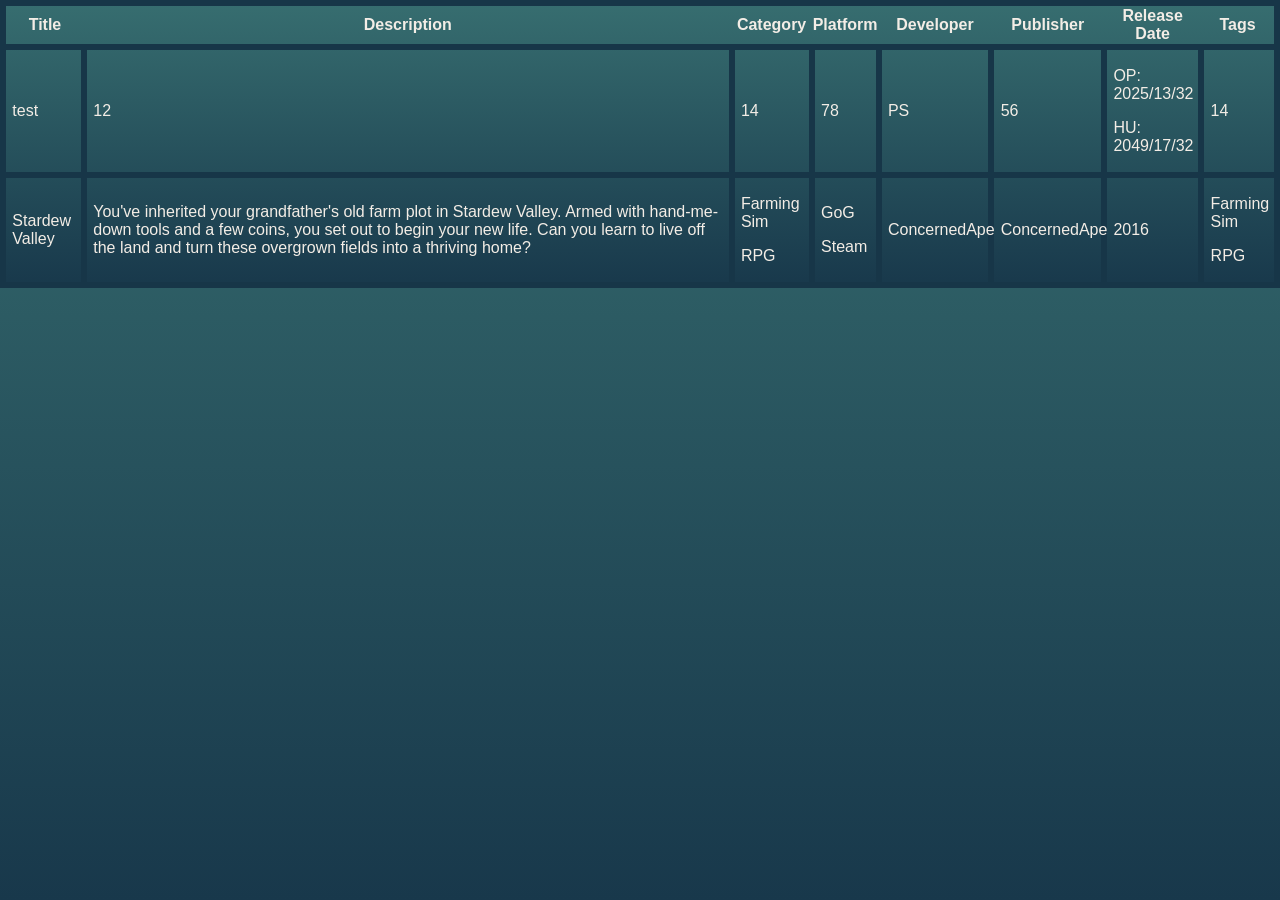
<file: Catalog (WIP)/catalog.html>
<!DOCTYPE html>
<hmtl lang="en">
    <head>
        <title>Catalog</title>
        <script type="module" src="./catalogBuilder.js"></script>
        <link rel="stylesheet" href="catalog.css">
    </head>
    <body>
        <div id="catalog">
            
        </div>
    </body>
</hmtl>
</file>
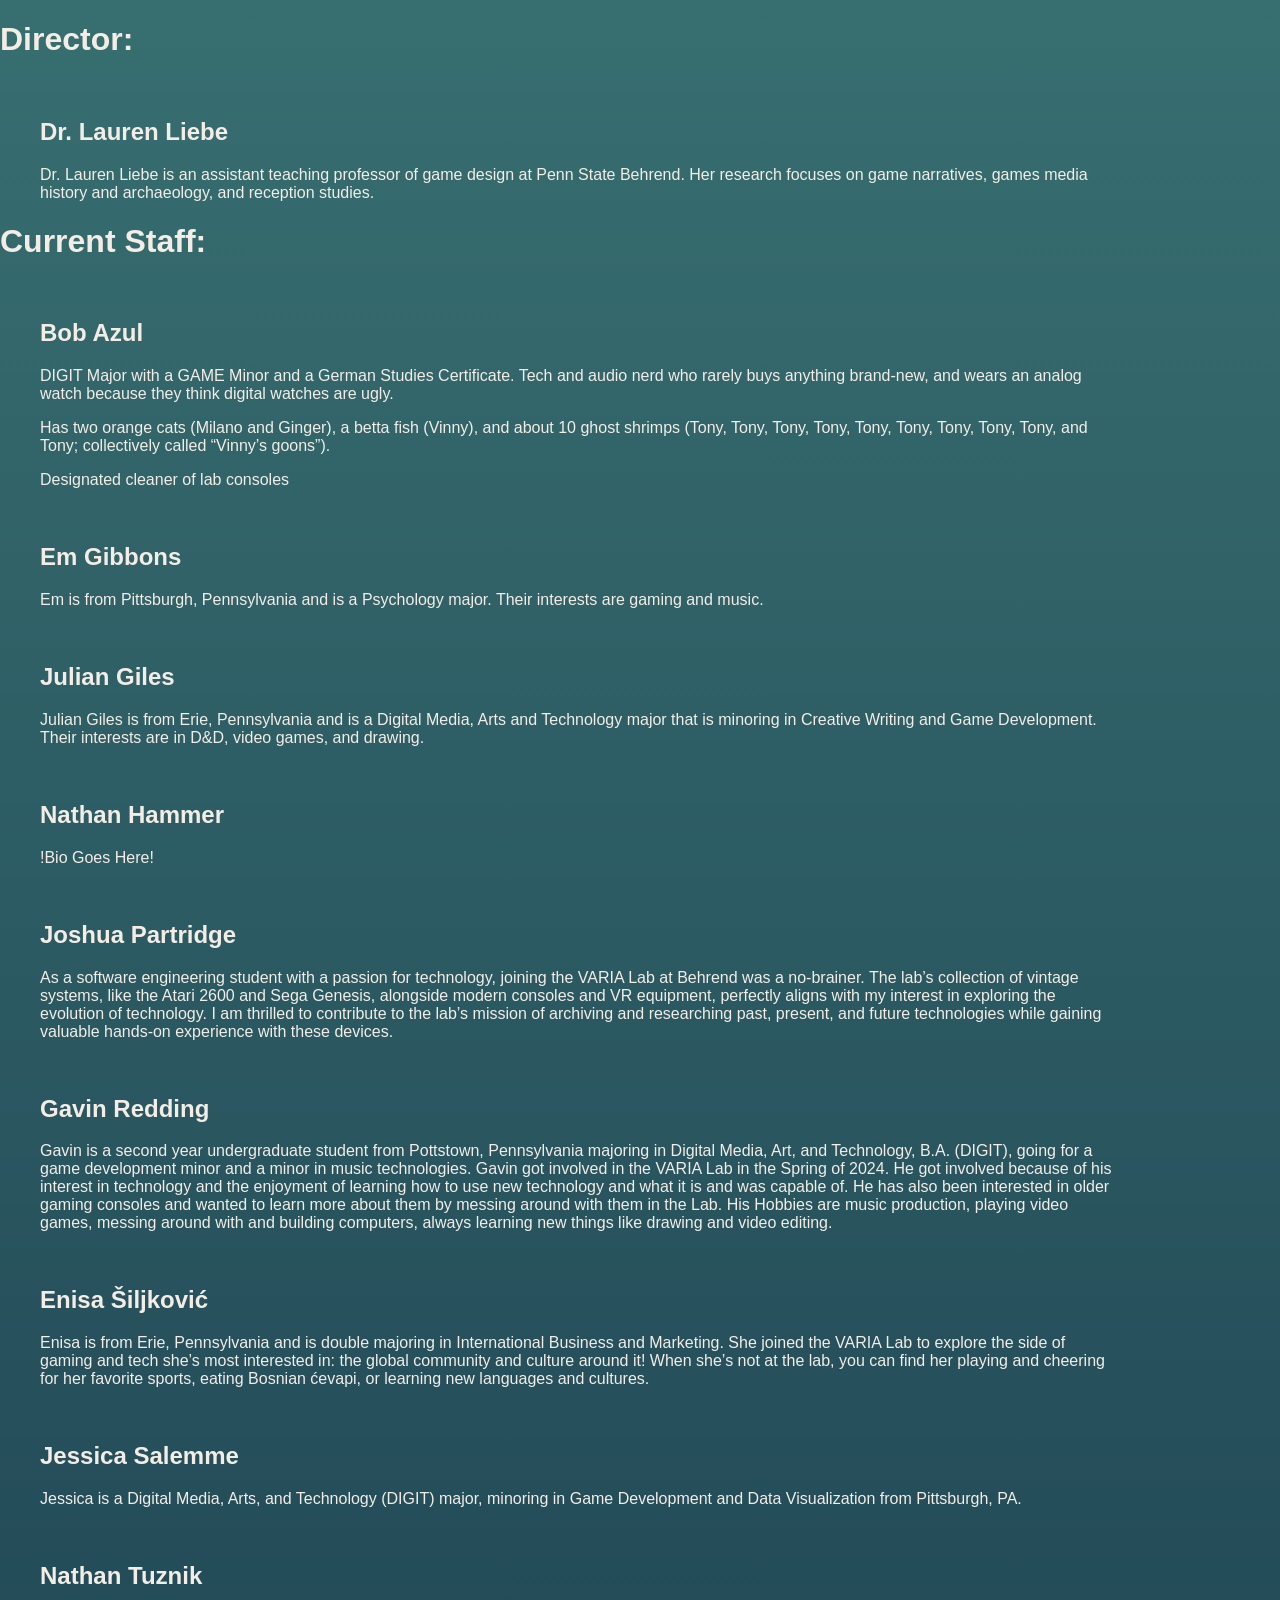
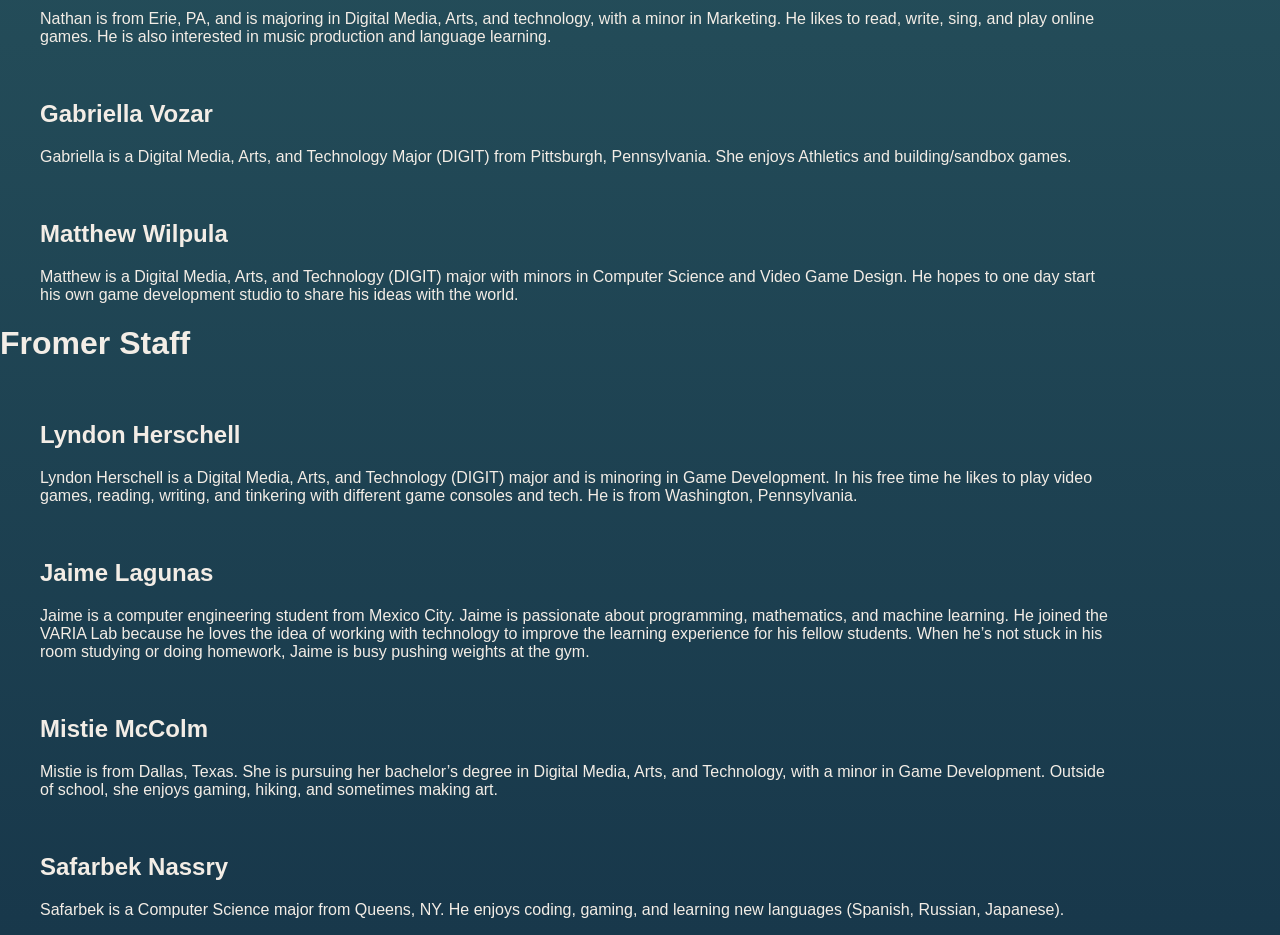
<file: Catalog (WIP)/staff.html>
<!DOCTYPE html>
<hmtl lang="en">
    <head>
        <title>Our Staff | Varia Lab</title>
        <link rel="stylesheet" href="staff.css"/>
    </head>
    <body>
        <div class="director">
            <h1>Director:</h1>
            <figure class="staff">
                <img>
                <figcaption>
                    <h2>Dr. Lauren Liebe</h2>
                    <p>Dr. Lauren Liebe is an assistant teaching professor
                     of game design at Penn State Behrend. Her research focuses on game narratives, 
                    games media history and archaeology, and reception studies.</p>
                </figcaption>
            </figure>
        </div>
        <div class="currentStaff">
            <h1>Current Staff:</h1>
            <figure class="staff">
                <img>
                <figcaption>
                    <h2>Bob Azul</h2>
                    <p>DIGIT Major with a GAME Minor and a German Studies Certificate. Tech and audio nerd who rarely buys anything brand-new, and wears an analog watch because they think digital watches are ugly.</p>
                    <p>Has two orange cats (Milano and Ginger), a betta fish (Vinny), and about 10 ghost shrimps (Tony, Tony, Tony, Tony, Tony, Tony, Tony, Tony, Tony, and Tony; collectively called “Vinny’s goons”).</p>
                    <p>Designated cleaner of lab consoles</p>
                </figcaption>
            </figure>
            <figure class="staff">
                <img>
                <figcaption>
                    <h2>Em Gibbons</h2>
                    <p>Em is from Pittsburgh, Pennsylvania and is a Psychology major. Their interests are gaming and music.</p>
                </figcaption>
            </figure>
            <figure class="staff">
                <img>
                <figcaption>
                    <h2>Julian Giles</h2>
                    <p>Julian Giles is from Erie, Pennsylvania and is a Digital Media, Arts and Technology major that is minoring in Creative Writing and Game Development. Their interests are in D&D, video games, and drawing.</p>
                </figcaption>
            </figure>
            <figure class="staff">
                <img>
                <figcaption>
                    <h2>Nathan Hammer</h2>
                    <p>!Bio Goes Here!</p>
                </figcaption>
            </figure>
            <figure class="staff">
                <img>
                <figcaption>
                    <h2>Joshua Partridge</h2>
                    <p>As a  software engineering student with a passion for technology, joining the VARIA Lab at Behrend was a no-brainer. The lab’s collection of vintage systems, like the Atari 2600 and Sega Genesis, alongside modern consoles and VR equipment, perfectly aligns with my interest in exploring the evolution of technology. I am thrilled to contribute to the lab’s mission of archiving and researching past, present, and future technologies while gaining valuable hands-on experience with these devices.</p>
                </figcaption>
            </figure>
            <figure class="staff">
                <img>
                <figcaption>
                    <h2>Gavin Redding</h2>
                    <p>Gavin is a second year undergraduate student from Pottstown, Pennsylvania majoring in Digital Media, Art, and Technology, B.A. (DIGIT), going for a game development minor and a minor in music technologies. Gavin got involved in the VARIA Lab in the Spring of 2024. He got involved because of his interest in technology and the enjoyment of learning how to use new technology and what it is and was capable of. He has also been interested in older gaming consoles and wanted to learn more about them by messing around with them in the Lab. His Hobbies are music production, playing video games, messing around with and building computers, always learning new things like drawing and video editing.</p>
                </figcaption>
            </figure>
            <figure class="staff">
                <img>
                <figcaption>
                    <h2>Enisa Šiljković</h2>
                    <p>Enisa is from Erie, Pennsylvania and is double majoring in International Business and Marketing. She joined the VARIA Lab to explore the side of gaming and tech she’s most interested in: the global community and culture around it! When she’s not at the lab, you can find her playing and cheering for her favorite sports, eating Bosnian ćevapi, or learning new languages and cultures.</p>
                </figcaption>
            </figure>
            <figure class="staff">
                <img>
                <figcaption>
                    <h2>Jessica Salemme</h2>
                    <p>Jessica is a Digital Media, Arts, and Technology (DIGIT) major, minoring in Game Development and Data Visualization from Pittsburgh, PA.</p>
                </figcaption>
            </figure>
            <figure class="staff">
                <img>
                <figcaption>
                    <h2>Nathan Tuznik</h2>
                    <p>Nathan is from Erie, PA, and is majoring in Digital Media, Arts, and technology, with a minor in Marketing. He likes to read, write, sing, and play online games. He is also interested in music production and language learning.</p>
                </figcaption>
            </figure>
            <figure class="staff">
                <img>
                <figcaption>
                    <h2>Gabriella Vozar</h2>
                    <p>Gabriella is a Digital Media, Arts, and Technology Major (DIGIT) from Pittsburgh, Pennsylvania. She enjoys Athletics and building/sandbox games.</p>
                </figcaption>
            </figure>
            <figure class="staff">
                <img>
                <figcaption>
                    <h2>Matthew Wilpula</h2>
                    <p>Matthew is a Digital Media, Arts, and Technology (DIGIT) major with minors in Computer Science and Video Game Design. He hopes to one day start his own game development studio to share his ideas with the world.</p>
                </figcaption>
            </figure>
        </div>
        <div class="formerStaff">
            <h1>Fromer Staff</h1>
            <figure class="staff">
                <img>
                <figcaption>
                    <h2>Lyndon Herschell</h2>
                    <p>Lyndon Herschell is a Digital Media, Arts, and Technology (DIGIT) major and is minoring in Game Development. In his free time he likes to play video games, reading, writing, and tinkering with different game consoles and tech. He is from Washington, Pennsylvania.</p>
                </figcaption>
            </figure>
            <figure class="staff">
                <img>
                <figcaption>
                    <h2>Jaime Lagunas</h2>
                    <p>Jaime is a computer engineering student from Mexico City. Jaime is passionate about programming, mathematics, and machine learning. He joined the VARIA Lab because he loves the idea of working with technology to improve the learning experience for his fellow students. When he’s not stuck in his room studying or doing homework, Jaime is busy pushing weights at the gym.</p>
                </figcaption>
            </figure>
            <figure class="staff">
                <img>
                <figcaption>
                    <h2>Mistie McColm</h2>
                    <p>Mistie is from Dallas, Texas. She is pursuing her bachelor’s degree in Digital Media, Arts, and Technology, with a minor in Game Development. Outside of school, she enjoys gaming, hiking, and sometimes making art.</p>
                </figcaption>
            </figure>
            <figure class="staff">
                <img>
                <figcaption>
                    <h2>Safarbek Nassry</h2>
                    <p>Safarbek is a Computer Science major from Queens, NY. He enjoys coding, gaming, and learning new languages (Spanish, Russian, Japanese).</p>
                </figcaption>
            </figure>
        </div>
    </body>
</hmtl>
<!--
<figure class="staff">
                <img>
                <figcaption>
                    <h2></h2>
                    <p></p>
                </figcaption>
            </figure>
-->
</file>
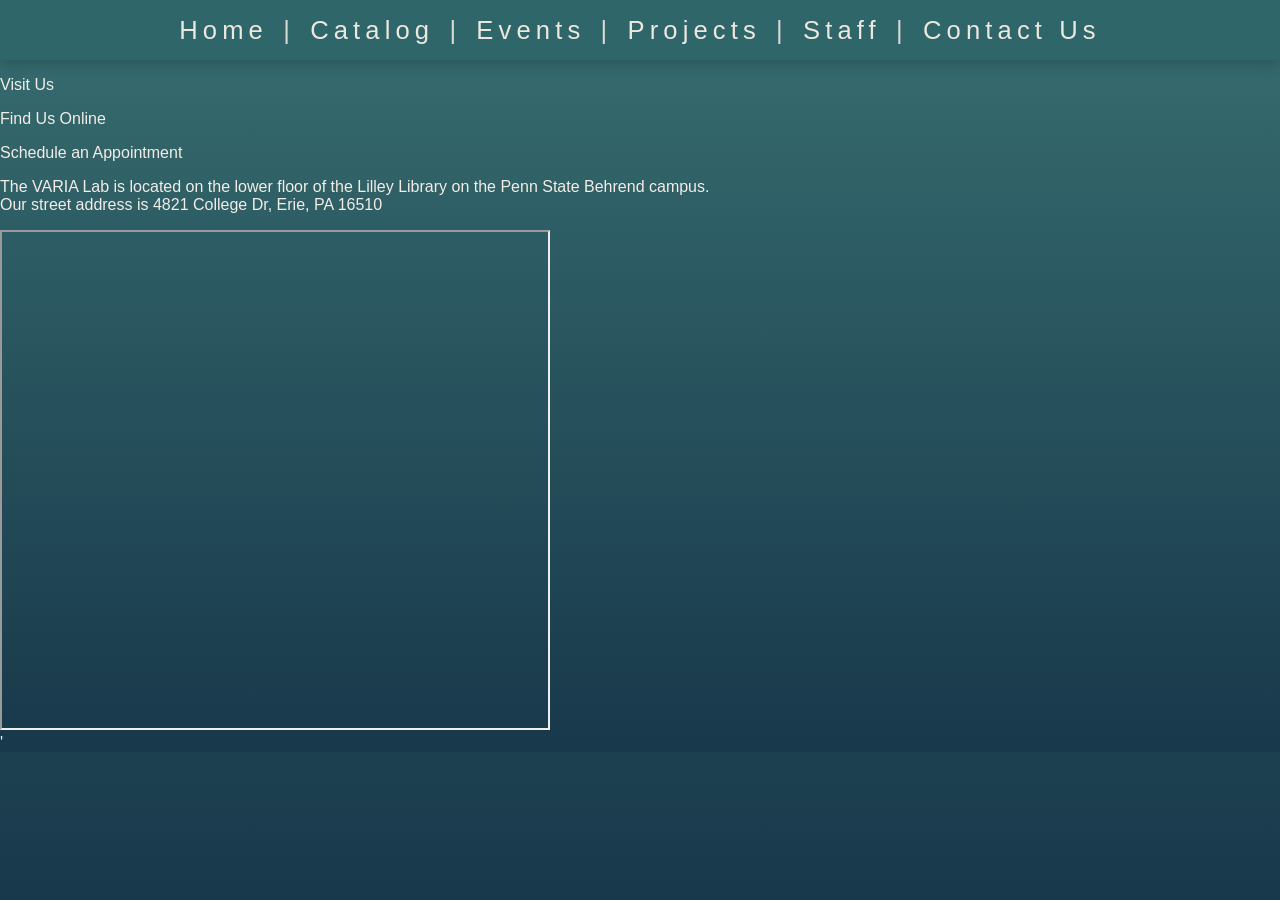
<file: Docs/contact.html>
<!DOCTYPE html>
<html lang="en">
         <nav class="main-nav">
        <a href="index.html">Home</a>
        <span>|</span>
        <a href="catalog.html">Catalog</a>
        <span>|</span>
        <a href="events.html">Events</a>
        <span>|</span>
        <a href="projects.html">Projects</a>
        <span>|</span>
        <a href="staff.html">Staff</a>
        <span>|</span>
        <a href="contact.html">Contact Us</a>
      </nav>
<head>
  <link rel="stylesheet" href="advisory-contact.css">
  <title>Contact Us</title>
</head>
<body>  
        <p>Visit Us</p>
        <p>Find Us Online</p>
        <p>Schedule an Appointment</p>

  <p>The VARIA Lab is located on the lower floor of the Lilley Library on the Penn State
     Behrend campus. <br />Our street address is 4821 College Dr, Erie, PA 16510
  </p>
  
  <div class="frame"><iframe src="https://docs.google.com/forms/d/1FEOEYBjbKTjRR1TvfMShvkDuwRarsddHq9VH5C9j8ks/viewform?edit_requested=true&pli=1" width="550" height="500">
    </iframe>
  </div>
  
'</body>
</html>
</file>
<file: Catalog (WIP)/catalog.css>
:root {
  --bg-dark: #173648;
  --bg-mid: #2f6669;
  --bg-panel: #274c5d;
  --bg-caption: #93a0a1;
  --bg-logo: rgba(37, 92, 97, 0.72);
  --text-light: #f3ede6;
  --text-soft: #ece7df;
  --accent-line: #ddd3c8;
  --button-bg: #2f6669;
  --button-hover: #3d7f82;
  --glow-main: rgba(226, 247, 255, 0.95);
  --glow-soft: rgba(172, 238, 245, 0.55);
}

* {
  box-sizing: border-box;
}

html,
body {
  margin: 0;
  padding: 0;
  font-family: "Montserrat", sans-serif;
  background: linear-gradient(to bottom, #376e70 0%, #18384b 100%);
  color: var(--text-light);
  min-height: 100%;
  -webkit-font-smoothing: antialiased;
  -moz-osx-font-smoothing: grayscale;
  text-rendering: optimizeLegibility;
}

#catalog table {
    width: 100%;
    height: 100%;
    border-collapse: collapse;
}

#catalog tr, #catalog td {
    border: 6px solid var(--bg-dark);
}

#catalog td {
    padding-left: 0.5%;
    padding-right: 0.5%;
}
</file>
<file: Catalog (WIP)/staff.css>
:root {
  --bg-dark: #173648;
  --bg-mid: #2f6669;
  --bg-panel: #274c5d;
  --bg-caption: #93a0a1;
  --bg-logo: rgba(37, 92, 97, 0.72);
  --text-light: #f3ede6;
  --text-soft: #ece7df;
  --accent-line: #ddd3c8;
  --button-bg: #2f6669;
  --button-hover: #3d7f82;
  --glow-main: rgba(226, 247, 255, 0.95);
  --glow-soft: rgba(172, 238, 245, 0.55);
}

* {
  box-sizing: border-box;
}

html, body {
  margin: 0;
  padding: 0;
  font-family: "Montserrat", sans-serif;
  background: linear-gradient(to bottom, #376e70 0%, #18384b 100%);
  color: var(--text-light);
  min-height: 100%;
}

div {
    margin: 0;
    width: 90%;
}
</file>
<file: Docs/advisory-contact.css>
:root {
  --bg-dark: #173648;
  --bg-mid: #2f6669;
  --bg-panel: #274c5d;
  --bg-caption: #93a0a1;
  --bg-logo: rgba(37, 92, 97, 0.72);
  --text-light: #f3ede6;
  --text-soft: #ece7df;
  --accent-line: #ddd3c8;
  --button-bg: #2f6669;
  --button-hover: #3d7f82;
  --glow-main: rgba(226, 247, 255, 0.95);
  --glow-soft: rgba(172, 238, 245, 0.55);
}

* {
  box-sizing: border-box;
}

html,
body {
  margin: 0;
  padding: 0;
  font-family: "Montserrat", sans-serif;
  background: linear-gradient(to bottom, #376e70 0%, #18384b 100%);
  color: var(--text-light);
  min-height: 100%;
  -webkit-font-smoothing: antialiased;
  -moz-osx-font-smoothing: grayscale;
  text-rendering: optimizeLegibility;
}

body {
  overflow-x: hidden;
}

.site-header {
  width: 100%;
}

.hero {
  position: relative;
  width: 100%;
  height: 300px;
  overflow: hidden;
  background: #132936;
}

.hero-logo-panel {
  position: absolute;
  top: 50%;
  left: 50%;
  transform: translate(-50%, -50%);
  width: min(72vw, 920px);
  height: 160px;
  background: var(--bg-logo);
  border-radius: 34px;
  display: flex;
  align-items: center;
  justify-content: center;
  padding: 1rem 2rem;
  backdrop-filter: blur(10px);
  border: 1px solid rgba(255, 255, 255, 0.08);
  box-shadow: 0 6px 32px rgba(0, 0, 0, 0.3);
}

.hero-video {
  height: 190%;
  width: auto;
  max-width: 100%;
  display: block;
  background: transparent;
  border-radius: 18px;
}

.hero-logo {
  width: min(8vw, 81px);
  max-width: 100%;
  height: auto;
  display: block;
  opacity: 0.24;
  filter:
    drop-shadow(0 0 0px rgba(255, 255, 255, 0))
    drop-shadow(0 0 0px rgba(174, 244, 255, 0));
}

.hero-logo.power-on {
  animation:
    neonWarmup 2.8s ease forwards,
    neonHum 4s ease 2.8s infinite;
}

.main-nav {
  background: #2f6669;
  color: var(--text-soft);
  min-height: 60px;
  display: flex;
  align-items: center;
  justify-content: center;
  gap: 0.95rem;
  padding: 0.8rem 1.2rem;
  text-align: center;
  font-size: clamp(1.15rem, 2vw, 2rem);
  letter-spacing: 0.2em;
  box-shadow: 0 3px 14px rgba(0, 0, 0, 0.22);
}

.main-nav a {
  color: var(--text-soft);
  text-decoration: none;
  transition: opacity 0.25s ease, text-shadow 0.25s ease;
}

.main-nav a:hover,
.main-nav a:focus-visible {
  opacity: 1;
  text-shadow: 0 0 14px rgba(255, 255, 255, 0.45);
}

.main-nav span {
  color: var(--text-soft);
  opacity: 0.9;
}

.nav-divider {
  width: calc(100% - 10px);
  margin: 0 auto;
  height: 8px;
  background: var(--accent-line);
  clip-path: polygon(0 50%, 0.6% 0, 99.4% 0, 100% 50%, 99.4% 100%, 0.6% 100%);
}

.page-header {
  height: 1.5em;
  font-family: "Montserrat", sans-serif;
  color: var(--text-light);
  text-align: center;
  font-size: 3em;
  font-weight: bold;
}
/* nav {
  list-style-type: none;
  margin: 0;
  padding: 0.2cm;
  overflow: hidden;
  background-color: #333333;
} */

.page-content {
  font-family: "Montserrat", sans-serif;
  font-size: 1.5em;
  color: var(--text-light);

}

.page-content-div {
  padding-right: 20%;
  padding-left: 20%;

}

.people-flex {
  display: flex;
  flex-wrap: wrap;
}

figure.advisory {
  flex-flow: row;

}

a {
  color: #ffffff;
}
</file>
